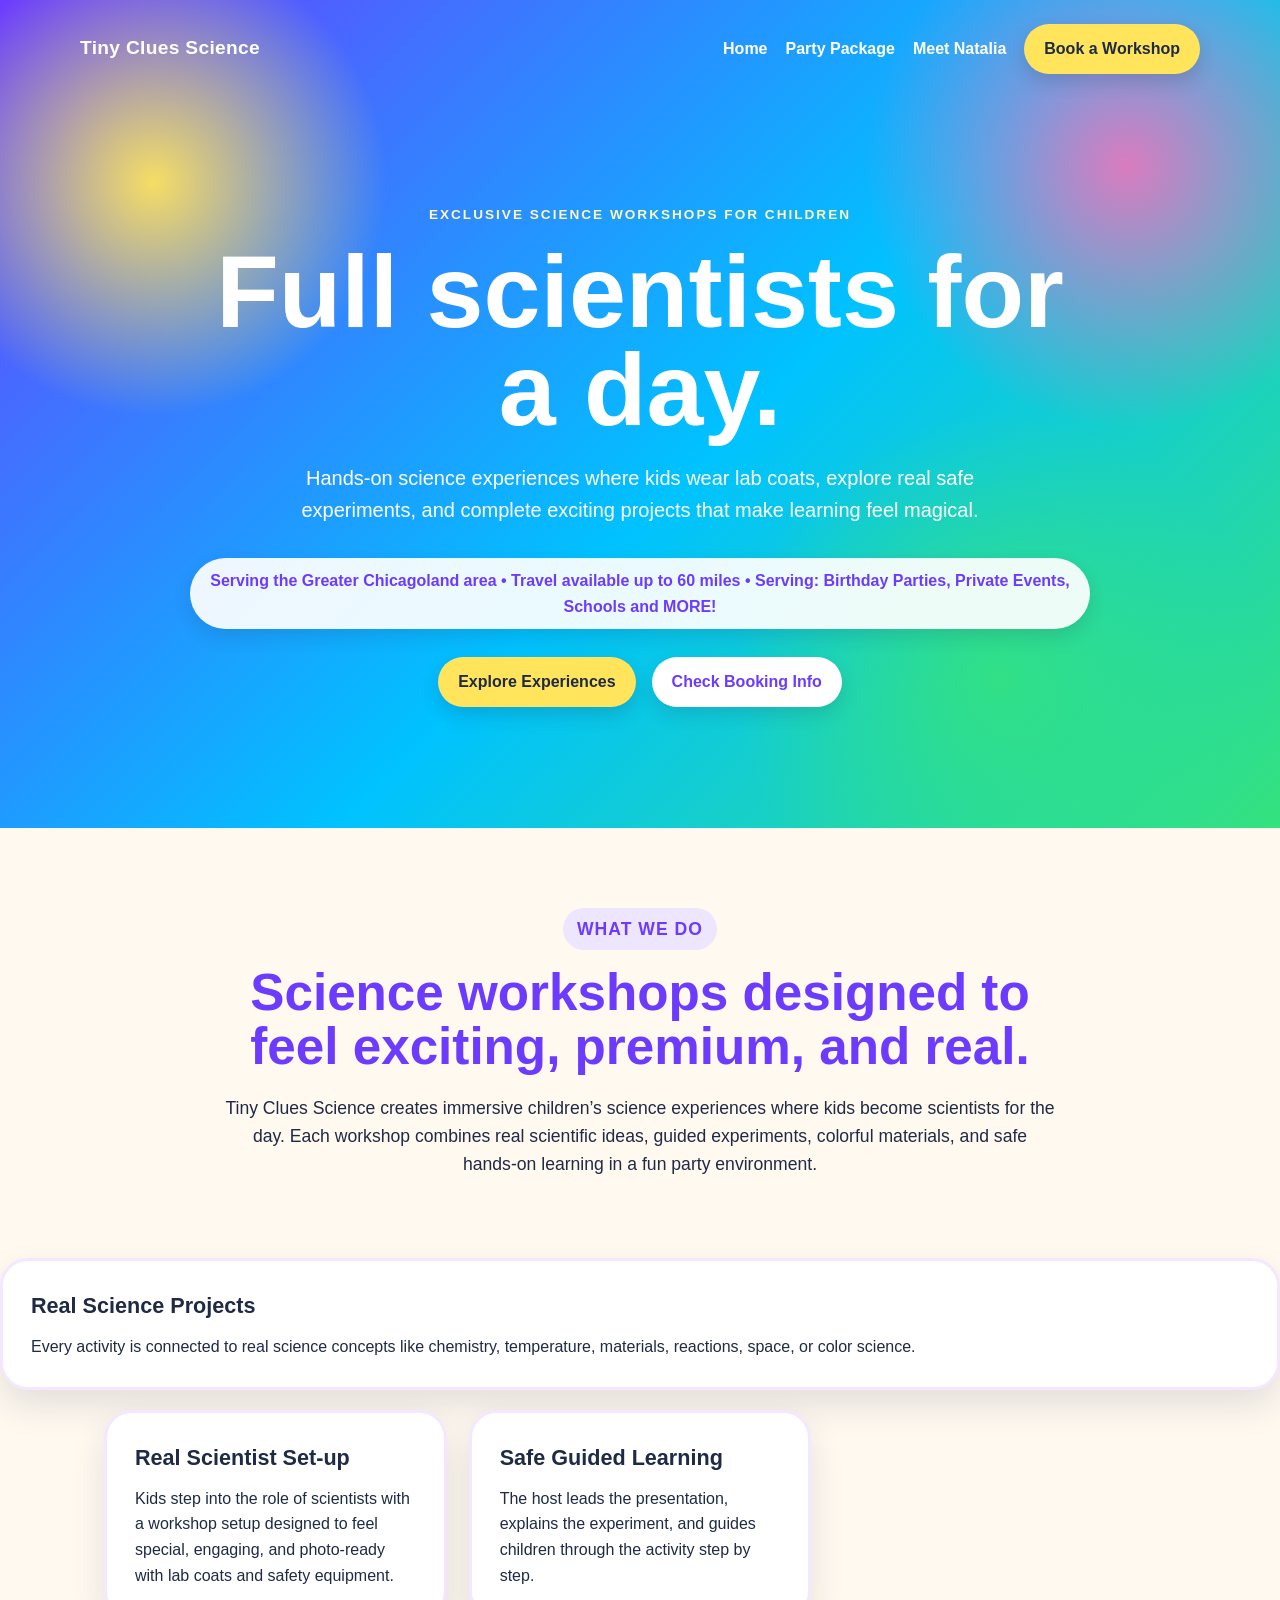
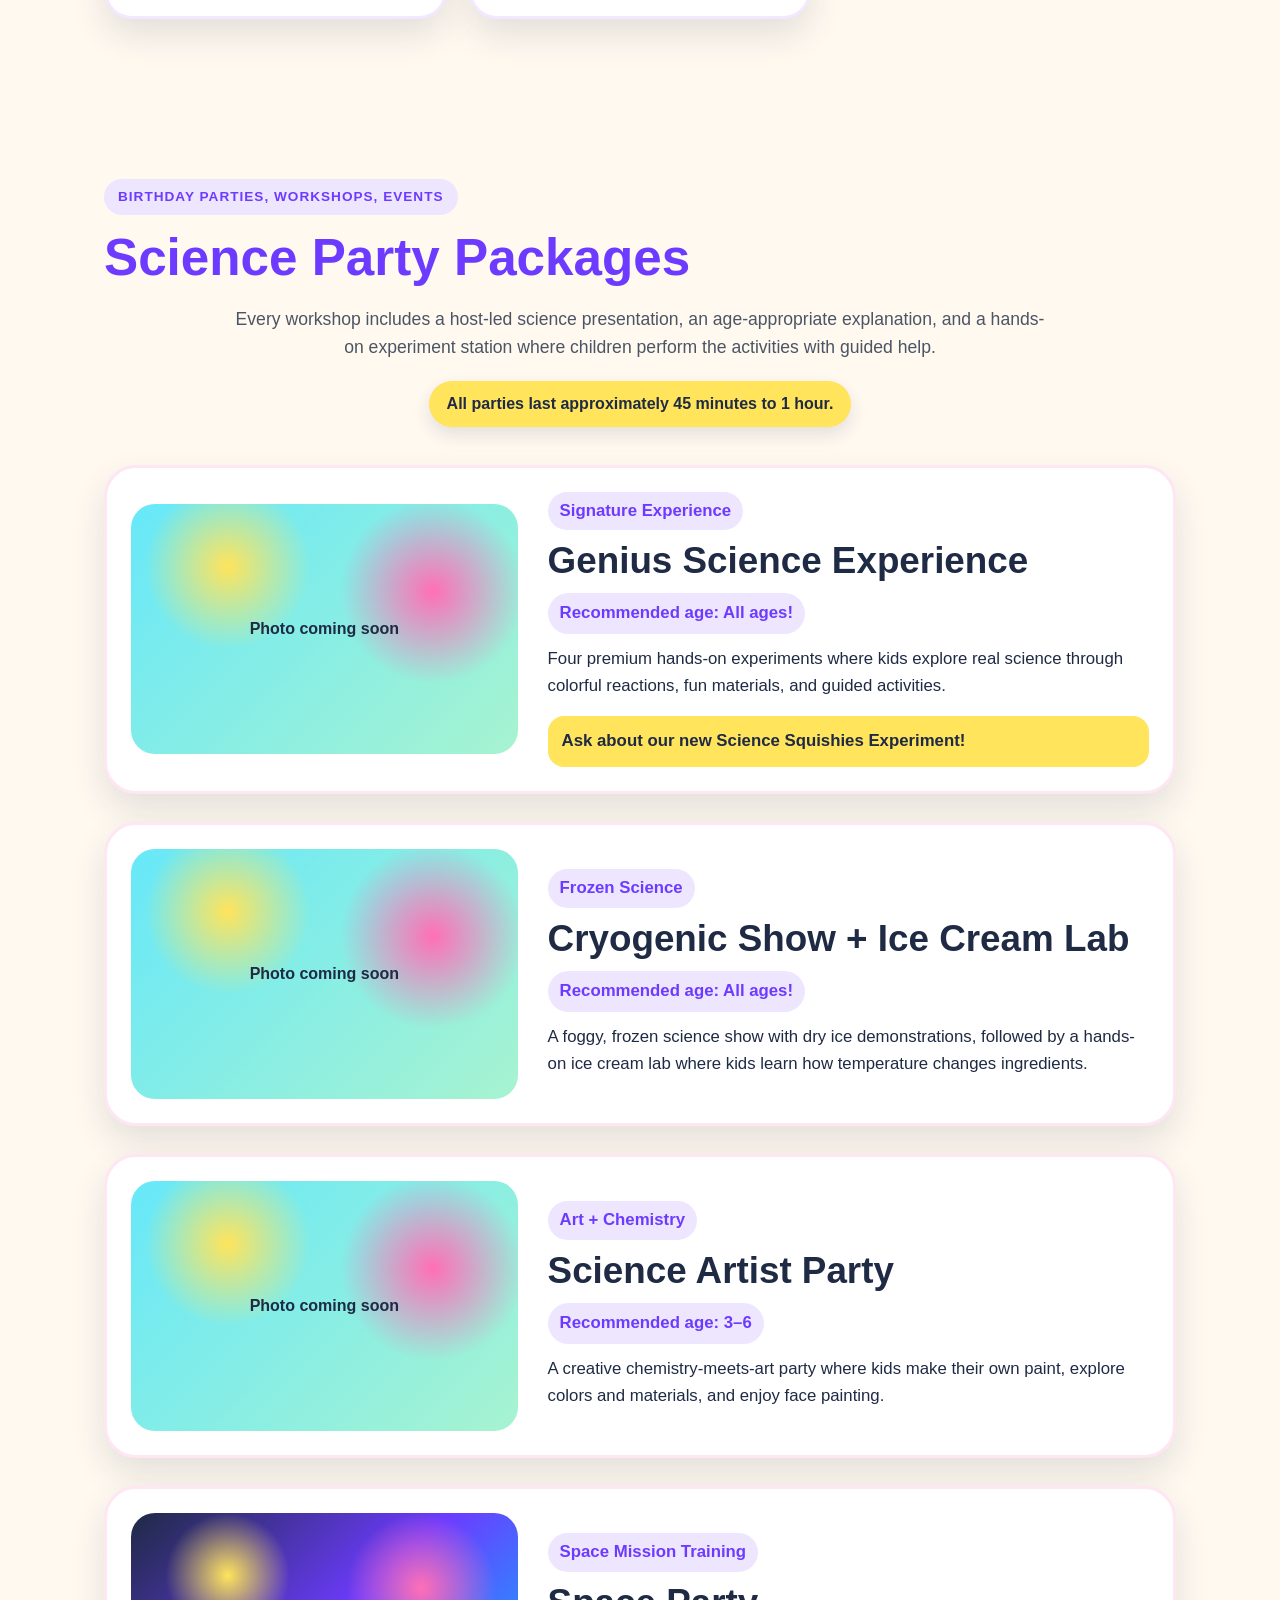
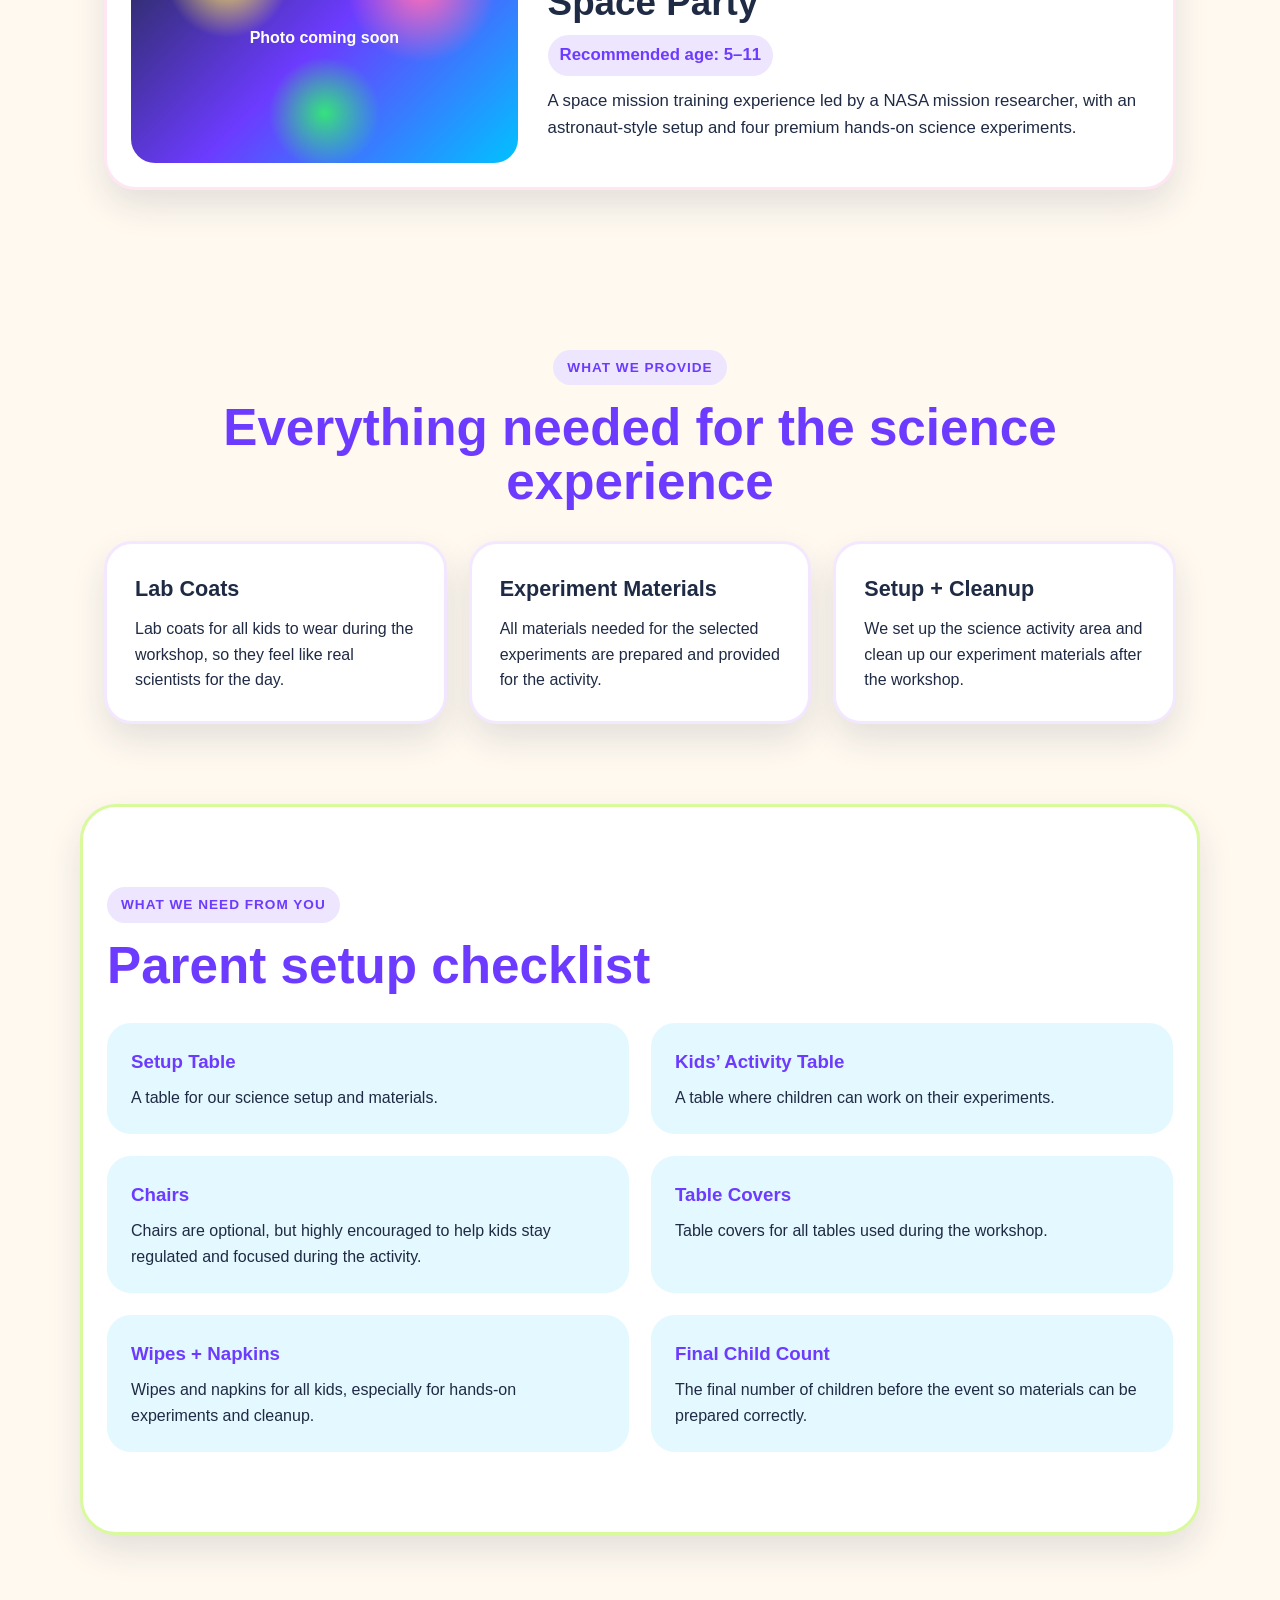
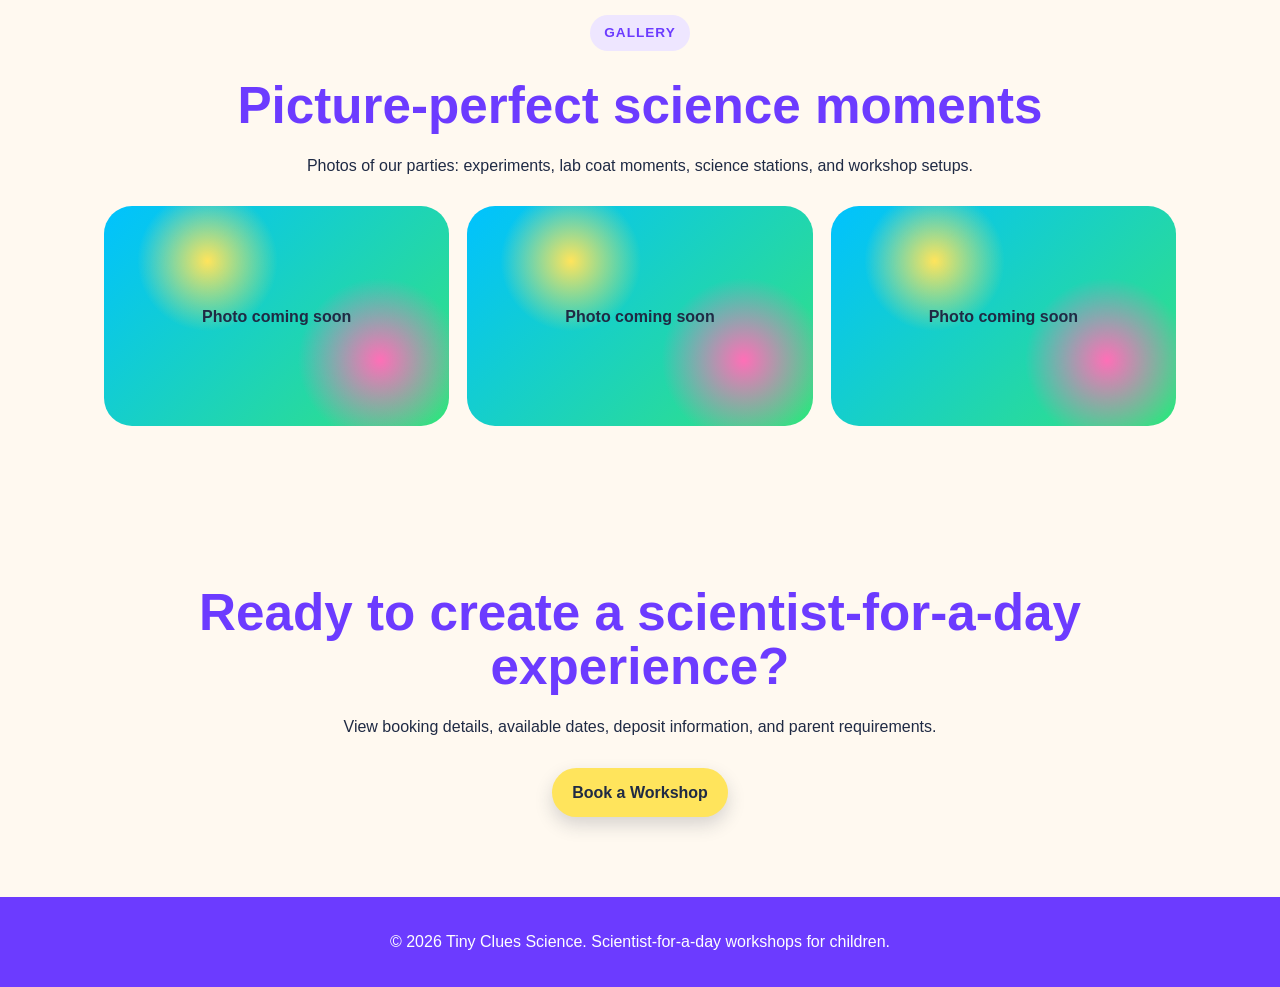
<file: index.html>
<!DOCTYPE html>
<html lang="en">
<head>
  <meta charset="UTF-8" />
  <meta name="viewport" content="width=device-width, initial-scale=1.0" />

  <title>Tiny Clues Science | Kids Science Parties in Greater Chicagoland</title>
  <meta name="description" content="Tiny Clues Science offers exclusive scientist-for-a-day workshops and hands-on science parties for children in the Greater Chicagoland area. Lab coats, real safe experiments, STEM activities, and travel up to 60 miles." />

  <meta property="og:title" content="Tiny Clues Science | Kids Science Parties in Greater Chicagoland" />
  <meta property="og:description" content="Exclusive scientist-for-a-day workshops for children with lab coats, real safe experiments, and hands-on STEM fun." />
  <meta property="og:type" content="website" />

  <link rel="stylesheet" href="style.css" />
</head>
<body>

  <header class="hero">
    <nav class="navbar">
      <div class="logo">Tiny Clues Science</div>

      <div class="nav-links">
        <a href="index.html">Home</a>
        <a href="#packages">Party Package</a>
        <a href="meet.html">Meet Natalia</a>
        <a href="book.html" class="nav-button">Book a Workshop</a>
      </div>
    </nav>

    <section class="hero-content">
      <p class="eyebrow">Exclusive science workshops for children</p>
      <h1>Full scientists for a day.</h1>

      <p class="hero-text">
        Hands-on science experiences where kids wear lab coats, explore real safe experiments,
        and complete exciting projects that make learning feel magical.
      </p>

      <p class="service-area">
        Serving the Greater Chicagoland area • Travel available up to 60 miles • Serving: Birthday Parties, Private Events, Schools and MORE!
      </p>

      <div class="hero-buttons">
        <a href="#packages" class="main-button">Explore Experiences</a>
        <a href="book.html" class="secondary-button">Check Booking Info</a>
      </div>
    </section>
  </header>

  <main>

    <section class="section intro">
      <p class="section-tag">What we do</p>
      <h2>Science workshops designed to feel exciting, premium, and real.</h2>
      <p>
        Tiny Clues Science creates immersive children’s science experiences where kids become
        scientists for the day. Each workshop combines real scientific ideas, guided experiments,
        colorful materials, and safe hands-on learning in a fun party environment.
      </p>
    </section>

         <article class="feature-card">
        <h3>Real Science Projects</h3>
        <p>Every activity is connected to real science concepts like chemistry, temperature, materials, reactions, space, or color science.</p>
      </article>
    
    <section class="section feature-grid">
      <article class="feature-card">
        <h3>Real Scientist Set-up</h3>
        <p>Kids step into the role of scientists with a workshop setup designed to feel special, engaging, and photo-ready with lab coats and safety equipment.</p>
      </article>

      <article class="feature-card">
        <h3>Safe Guided Learning</h3>
        <p>The host leads the presentation, explains the experiment, and guides children through the activity step by step.</p>
      </article>
    </section>

    <section id="packages" class="section packages">
      <p class="section-tag">Birthday Parties, Workshops, Events</p>
      <h2>Science Party Packages</h2>

      <p class="package-intro">
        Every workshop includes a host-led science presentation, an age-appropriate explanation,
        and a hands-on experiment station where children perform the activities with guided help.
      </p>

      <p class="duration-badge">
        All parties last approximately 45 minutes to 1 hour.
      </p>

      <div class="package-list">

        <article class="package-row">
          <div class="package-image">
            <span>Photo coming soon</span>
          </div>

          <div class="package-text">
            <p class="package-label">Signature Experience</p>
            <h3>Genius Science Experience</h3>
            <p class="age-text">Recommended age: All ages!</p>
            <p>
              Four premium hands-on experiments where kids explore real science through colorful
              reactions, fun materials, and guided activities.
            </p>
            <p class="highlight-text">Ask about our new Science Squishies Experiment!</p>
          </div>
        </article>

        <article class="package-row">
          <div class="package-image">
            <span>Photo coming soon</span>
          </div>

          <div class="package-text">
            <p class="package-label">Frozen Science</p>
            <h3>Cryogenic Show + Ice Cream Lab</h3>
            <p class="age-text">Recommended age: All ages!</p>
            <p>
              A foggy, frozen science show with dry ice demonstrations, followed by a hands-on
              ice cream lab where kids learn how temperature changes ingredients.
            </p>
          </div>
        </article>

        <article class="package-row">
          <div class="package-image">
            <span>Photo coming soon</span>
          </div>

          <div class="package-text">
            <p class="package-label">Art + Chemistry</p>
            <h3>Science Artist Party</h3>
            <p class="age-text">Recommended age: 3–6</p>
            <p>
              A creative chemistry-meets-art party where kids make their own paint,
              explore colors and materials, and enjoy face painting.
            </p>
          </div>
        </article>

        <article class="package-row">
          <div class="package-image space-image">
            <span>Photo coming soon</span>
          </div>

          <div class="package-text">
            <p class="package-label">Space Mission Training</p>
            <h3>Space Party</h3>
            <p class="age-text">Recommended age: 5–11</p>
            <p>
              A space mission training experience led by a NASA mission researcher, with an
              astronaut-style setup and four premium hands-on science experiments.
            </p>
          </div>
        </article>

      </div>
    </section>

    <section class="section included-section">
      <p class="section-tag">What we provide</p>
      <h2>Everything needed for the science experience</h2>

      <div class="included-grid">
        <div class="included-card">
          <h3>Lab Coats</h3>
          <p>Lab coats for all kids to wear during the workshop, so they feel like real scientists for the day.</p>
        </div>

        <div class="included-card">
          <h3>Experiment Materials</h3>
          <p>All materials needed for the selected experiments are prepared and provided for the activity.</p>
        </div>

        <div class="included-card">
          <h3>Setup + Cleanup</h3>
          <p>We set up the science activity area and clean up our experiment materials after the workshop.</p>
        </div>
      </div>
    </section>

    <section class="section parent-section">
      <p class="section-tag">What we need from you</p>
      <h2>Parent setup checklist</h2>

      <div class="parent-list">
        <div>
          <h3>Setup Table</h3>
          <p>A table for our science setup and materials.</p>
        </div>

        <div>
          <h3>Kids’ Activity Table</h3>
          <p>A table where children can work on their experiments.</p>
        </div>

        <div>
          <h3>Chairs</h3>
          <p>Chairs are optional, but highly encouraged to help kids stay regulated and focused during the activity.</p>
        </div>

        <div>
          <h3>Table Covers</h3>
          <p>Table covers for all tables used during the workshop.</p>
        </div>

        <div>
          <h3>Wipes + Napkins</h3>
          <p>Wipes and napkins for all kids, especially for hands-on experiments and cleanup.</p>
        </div>

        <div>
          <h3>Final Child Count</h3>
          <p>The final number of children before the event so materials can be prepared correctly.</p>
        </div>
      </div>
    </section>

    <section class="section gallery-preview">
      <p class="section-tag">Gallery</p>
      <h2>Picture-perfect science moments</h2>
      <p>
        Photos of our parties: experiments, lab coat moments, science stations, and workshop setups.
      </p>

      <div class="gallery-grid">
        <div class="gallery-box">Photo coming soon</div>
        <div class="gallery-box">Photo coming soon</div>
        <div class="gallery-box">Photo coming soon</div>
      </div>
    </section>

    <section class="section contact-cta">
      <h2>Ready to create a scientist-for-a-day experience?</h2>
      <p>
        View booking details, available dates, deposit information, and parent requirements.
      </p>
      <a href="book.html" class="main-button">Book a Workshop</a>
    </section>

  </main>

  <footer>
    <p>© 2026 Tiny Clues Science. Scientist-for-a-day workshops for children.</p>
  </footer>

</body>
</html>
</file>
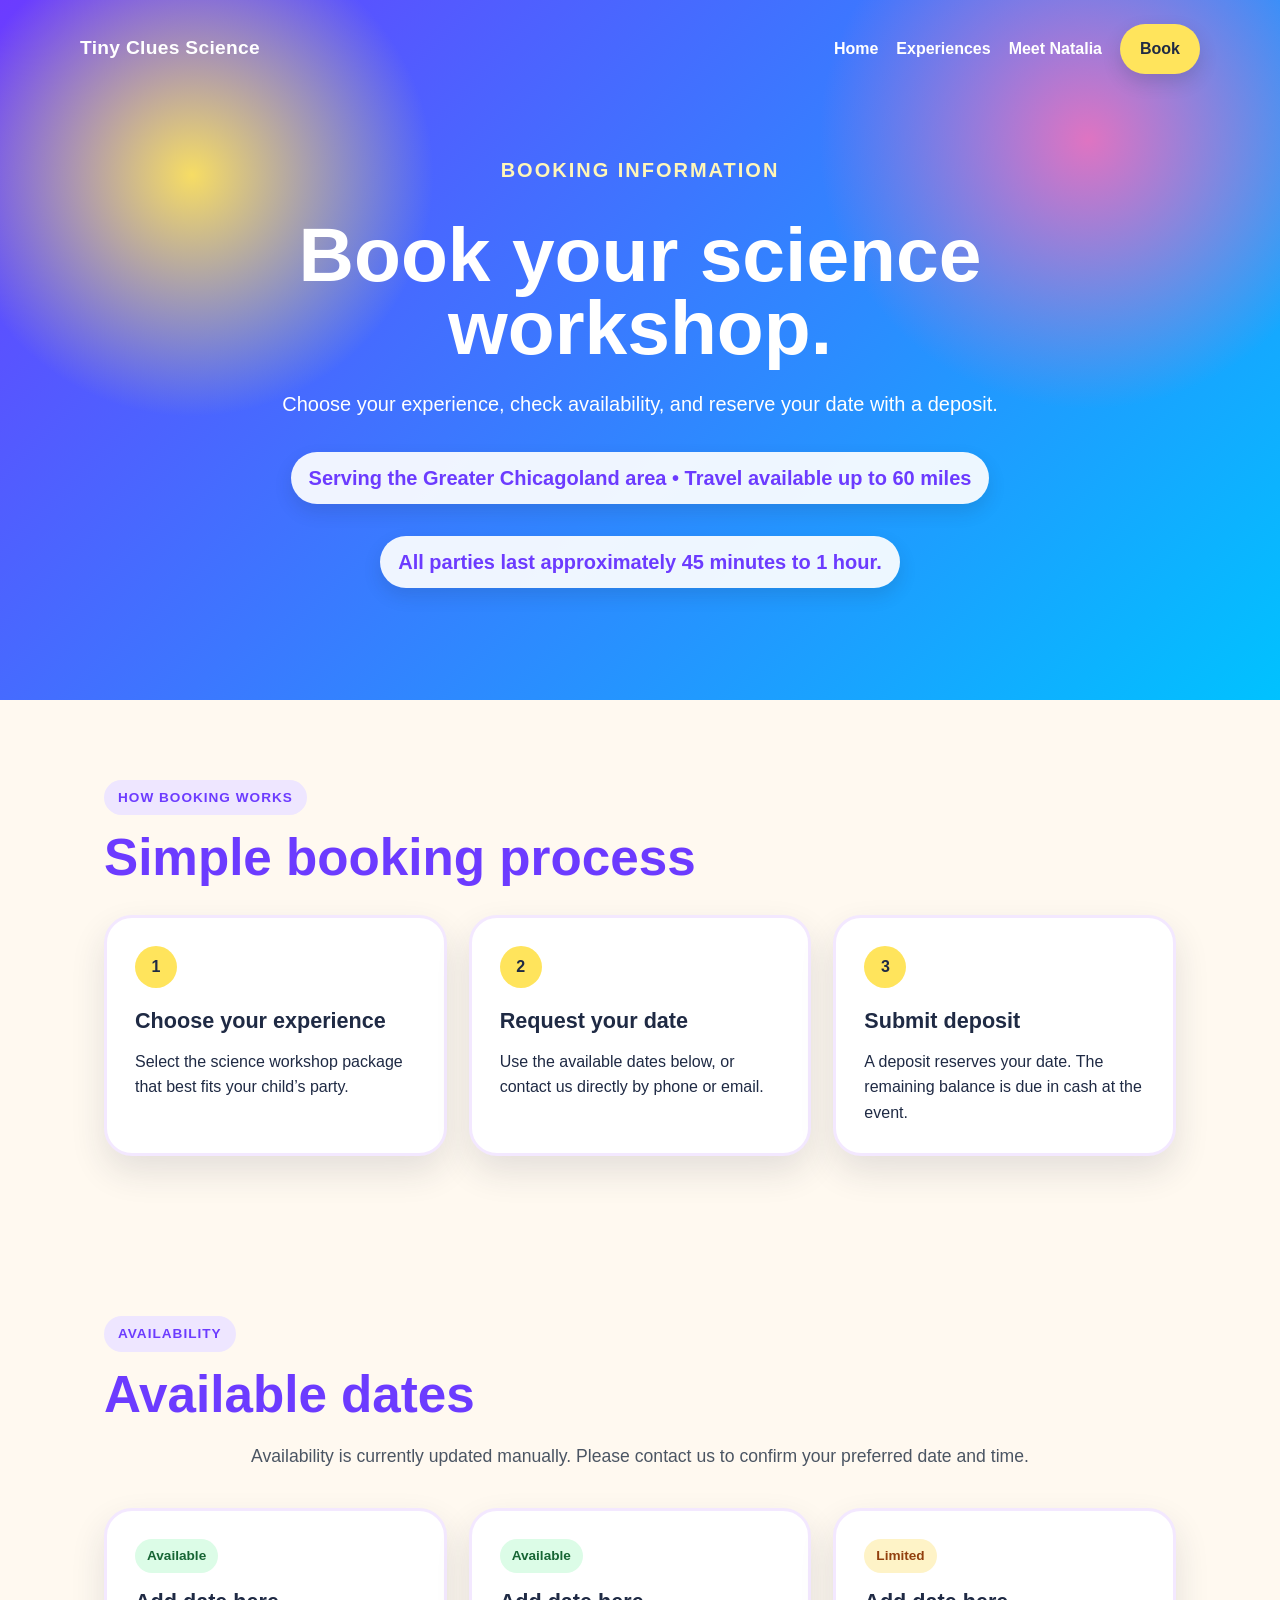
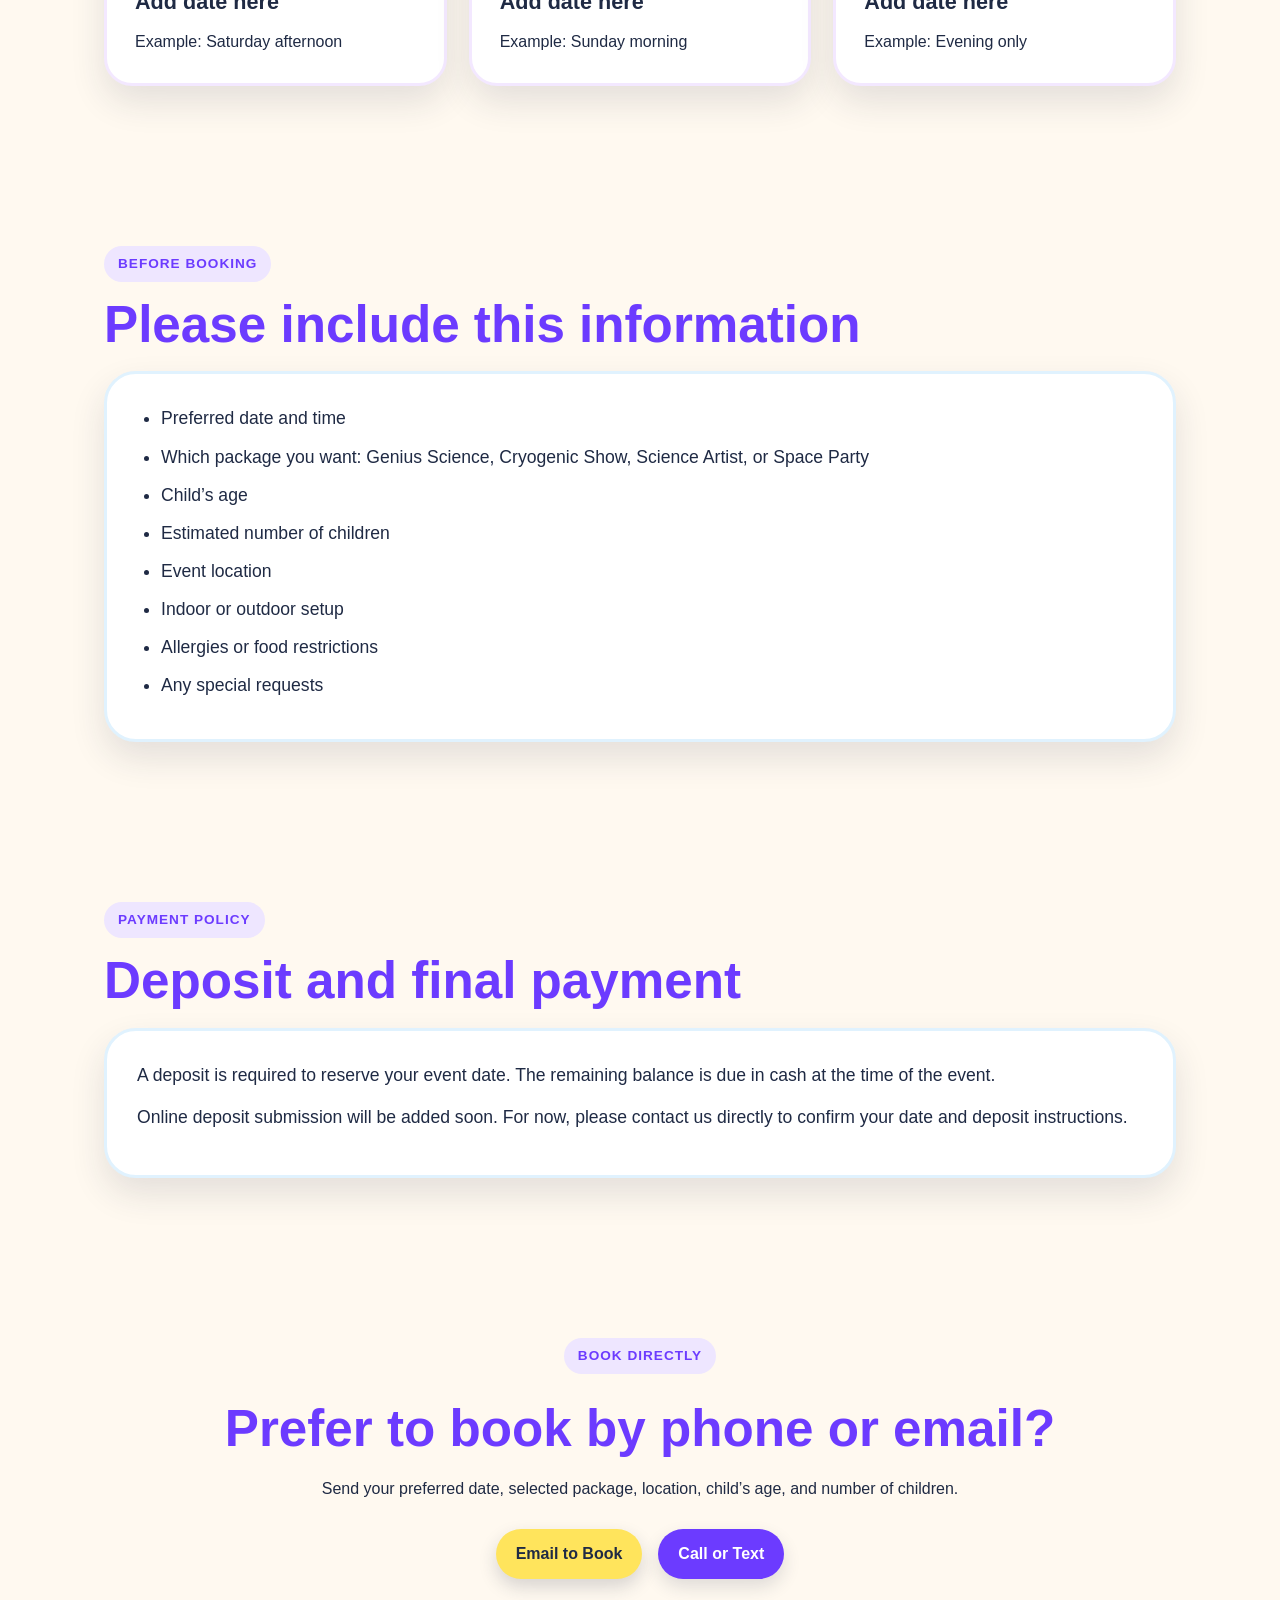
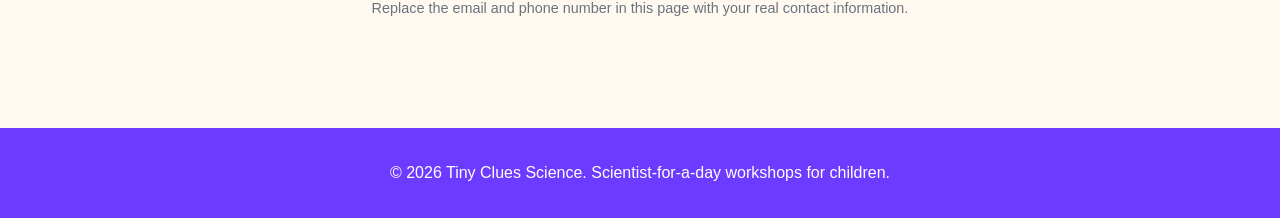
<file: book.html>
<!DOCTYPE html>
<html lang="en">
<head>
  <meta charset="UTF-8" />
  <meta name="viewport" content="width=device-width, initial-scale=1.0" />

  <title>Book a Kids Science Party | Tiny Clues Science</title>
  <meta name="description" content="Book a Tiny Clues Science workshop in the Greater Chicagoland area. Choose a hands-on science party package, request an available date, and reserve your scientist-for-a-day experience." />

  <link rel="stylesheet" href="style.css" />
</head>
<body>

  <header class="small-hero">
    <nav class="navbar">
      <div class="logo">Tiny Clues Science</div>

      <div class="nav-links">
        <a href="index.html">Home</a>
        <a href="index.html#packages">Experiences</a>
        <a href="meet.html">Meet Natalia</a>
        <a href="book.html" class="nav-button">Book</a>
      </div>
    </nav>

    <section class="page-hero-content">
      <p class="eyebrow">Booking information</p>
      <h1>Book your science workshop.</h1>
      <p>
        Choose your experience, check availability, and reserve your date with a deposit.
      </p>

      <p class="service-area">
        Serving the Greater Chicagoland area • Travel available up to 60 miles
      </p>

      <p class="service-area">
        All parties last approximately 45 minutes to 1 hour.
      </p>
    </section>
  </header>

  <main>

    <section class="section booking-section">
      <p class="section-tag">How booking works</p>
      <h2>Simple booking process</h2>

      <div class="steps-grid">
        <article class="step-card">
          <span>1</span>
          <h3>Choose your experience</h3>
          <p>Select the science workshop package that best fits your child’s party.</p>
        </article>

        <article class="step-card">
          <span>2</span>
          <h3>Request your date</h3>
          <p>Use the available dates below, or contact us directly by phone or email.</p>
        </article>

        <article class="step-card">
          <span>3</span>
          <h3>Submit deposit</h3>
          <p>A deposit reserves your date. The remaining balance is due in cash at the event.</p>
        </article>
      </div>
    </section>

    <section class="section availability-section">
      <p class="section-tag">Availability</p>
      <h2>Available dates</h2>
      <p class="package-intro">
        Availability is currently updated manually. Please contact us to confirm your preferred date and time.
      </p>

      <div class="availability-grid">
        <article class="date-card">
          <p class="date-status">Available</p>
          <h3>Add date here</h3>
          <p>Example: Saturday afternoon</p>
        </article>

        <article class="date-card">
          <p class="date-status">Available</p>
          <h3>Add date here</h3>
          <p>Example: Sunday morning</p>
        </article>

        <article class="date-card">
          <p class="date-status limited">Limited</p>
          <h3>Add date here</h3>
          <p>Example: Evening only</p>
        </article>
      </div>
    </section>

    <section class="section booking-details">
      <p class="section-tag">Before booking</p>
      <h2>Please include this information</h2>

      <div class="details-card">
        <ul>
          <li>Preferred date and time</li>
          <li>Which package you want: Genius Science, Cryogenic Show, Science Artist, or Space Party</li>
          <li>Child’s age</li>
          <li>Estimated number of children</li>
          <li>Event location</li>
          <li>Indoor or outdoor setup</li>
          <li>Allergies or food restrictions</li>
          <li>Any special requests</li>
        </ul>
      </div>
    </section>

    <section class="section payment-section">
      <p class="section-tag">Payment policy</p>
      <h2>Deposit and final payment</h2>

      <div class="payment-box">
        <p>
          A deposit is required to reserve your event date. The remaining balance is due
          in cash at the time of the event.
        </p>

        <p>
          Online deposit submission will be added soon. For now, please contact us directly
          to confirm your date and deposit instructions.
        </p>
      </div>
    </section>

    <section class="section direct-booking">
      <p class="section-tag">Book directly</p>
      <h2>Prefer to book by phone or email?</h2>
      <p>
        Send your preferred date, selected package, location, child’s age, and number of children.
      </p>

      <div class="booking-buttons">
        <a class="main-button" href="mailto:your-email@example.com?subject=Tiny%20Clues%20Science%20Booking%20Request">
          Email to Book
        </a>

        <a class="secondary-button dark" href="tel:0000000000">
          Call or Text
        </a>
      </div>

      <p class="small-note">
        Replace the email and phone number in this page with your real contact information.
      </p>
    </section>

  </main>

  <footer>
    <p>© 2026 Tiny Clues Science. Scientist-for-a-day workshops for children.</p>
  </footer>

</body>
</html>
</file>
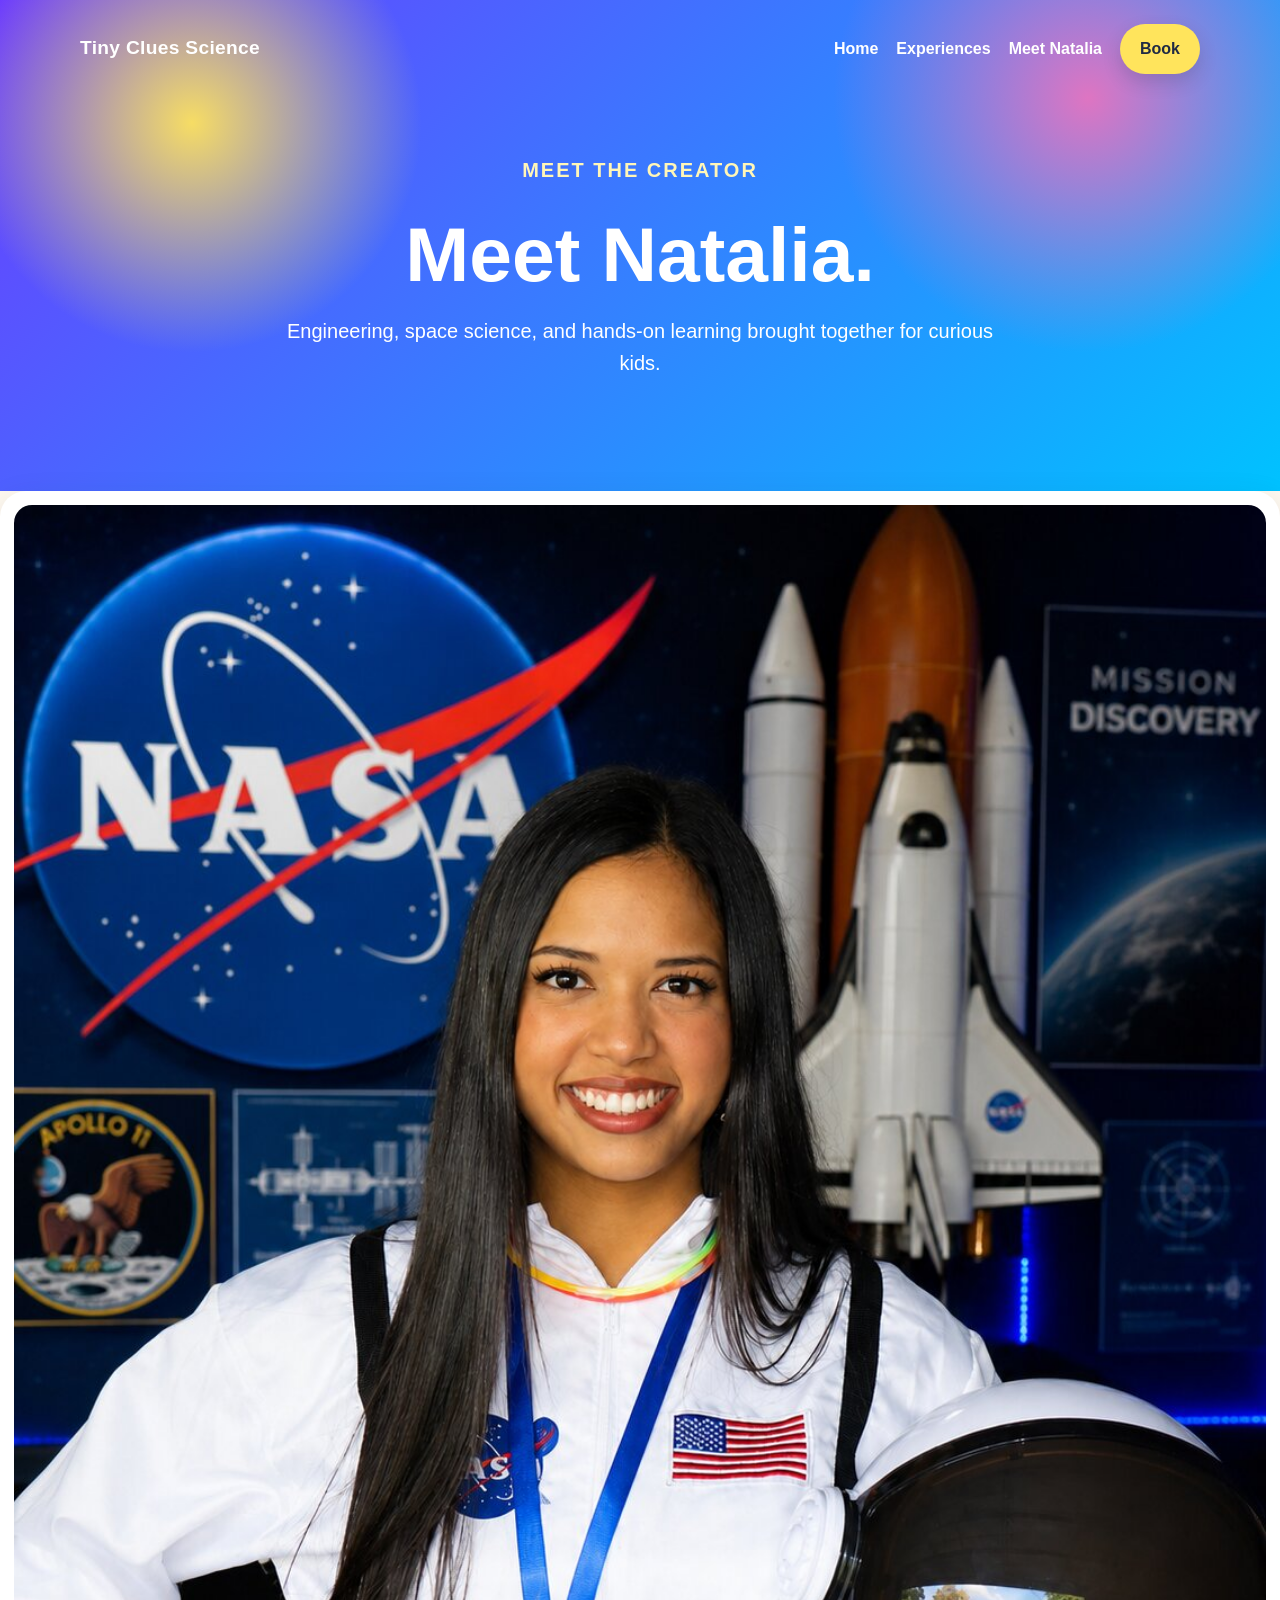
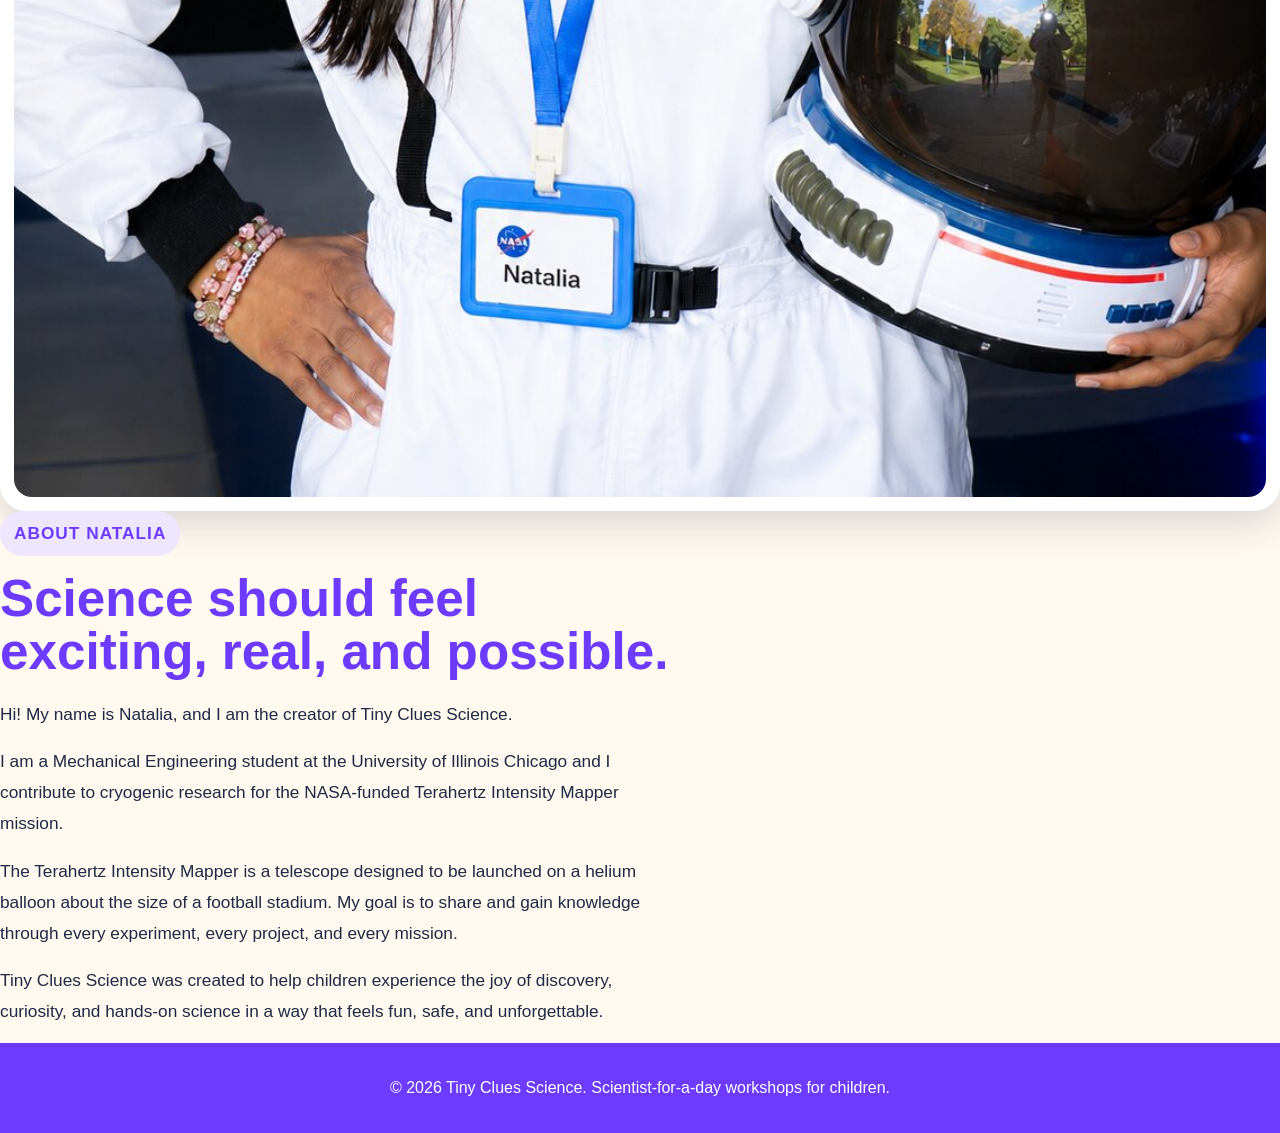
<file: meet.html>
<!DOCTYPE html>
<html lang="en">
<head>
  <meta charset="UTF-8" />
  <meta name="viewport" content="width=device-width, initial-scale=1.0" />

  <title>Meet Natalia | Tiny Clues Science</title>
  <meta name="description" content="Meet Natalia, creator of Tiny Clues Science, Mechanical Engineering student and NASA mission researcher bringing real science workshops to children in Chicagoland." />

  <link rel="stylesheet" href="style.css" />
</head>
<body>

  <header class="small-hero">
    <nav class="navbar">
      <div class="logo">Tiny Clues Science</div>

      <div class="nav-links">
        <a href="index.html">Home</a>
        <a href="index.html#packages">Experiences</a>
        <a href="meet.html">Meet Natalia</a>
        <a href="book.html" class="nav-button">Book</a>
      </div>
    </nav>

    <section class="page-hero-content">
      <p class="eyebrow">Meet the creator</p>
      <h1>Meet Natalia.</h1>
      <p>
        Engineering, space science, and hands-on learning brought together for curious kids.
      </p>
    </section>
  </header>

  <main>
    <div class="meet-photo">
  <img src="images/natalia-NASA-image.jpg" alt="Natalia, creator of Tiny Clues Science">
</div>

      <div class="meet-text">
        <p class="section-tag">About Natalia</p>
        <h2>Science should feel exciting, real, and possible.</h2>

        <p>
          Hi! My name is Natalia, and I am the creator of Tiny Clues Science.
        </p>

        <p>
          I am a Mechanical Engineering student at the University of Illinois Chicago
          and I contribute to cryogenic research for the NASA-funded Terahertz Intensity
          Mapper mission.
        </p>

        <p>
          The Terahertz Intensity Mapper is a telescope designed to be launched on a helium
          balloon about the size of a football stadium. My goal is to share and gain knowledge
          through every experiment, every project, and every mission.
        </p>

        <p>
          Tiny Clues Science was created to help children experience the joy of discovery,
          curiosity, and hands-on science in a way that feels fun, safe, and unforgettable.
        </p>
      </div>
    </section>
  </main>

  <footer>
    <p>© 2026 Tiny Clues Science. Scientist-for-a-day workshops for children.</p>
  </footer>

</body>
</html>
</file>
<file: style.css>
:root {
  --purple: #6c3bff;
  --blue: #00c2ff;
  --green: #35e27d;
  --yellow: #ffe45c;
  --pink: #ff6fb7;
  --cream: #fff9f0;
  --text: #1f2a44;
  --soft-purple: #eee6ff;
  --soft-blue: #e4f8ff;
  --white: #ffffff;
  --shadow: 0 16px 35px rgba(31, 42, 68, 0.12);
}

* {
  box-sizing: border-box;
  margin: 0;
  padding: 0;
}

body {
  font-family: Arial, Helvetica, sans-serif;
  color: var(--text);
  background: var(--cream);
  line-height: 1.6;
}

a {
  color: inherit;
}

/* NAV + HERO */

.hero {
  min-height: 92vh;
  color: white;
  padding: 24px;
  background:
    radial-gradient(circle at 12% 22%, rgba(255, 228, 92, 0.95), transparent 18%),
    radial-gradient(circle at 88% 20%, rgba(255, 111, 183, 0.85), transparent 20%),
    radial-gradient(circle at 78% 82%, rgba(53, 226, 125, 0.85), transparent 22%),
    linear-gradient(135deg, #6c3bff 0%, #00c2ff 55%, #35e27d 100%);
}

.small-hero {
  color: white;
  padding: 24px 24px 80px;
  background:
    radial-gradient(circle at 15% 25%, rgba(255, 228, 92, 0.95), transparent 20%),
    radial-gradient(circle at 85% 20%, rgba(255, 111, 183, 0.85), transparent 22%),
    linear-gradient(135deg, #6c3bff, #00c2ff);
}

.navbar {
  max-width: 1120px;
  margin: 0 auto;
  display: flex;
  justify-content: space-between;
  align-items: center;
}

.logo {
  font-weight: 900;
  font-size: 1.2rem;
  letter-spacing: 0.3px;
}

.nav-links {
  display: flex;
  align-items: center;
  gap: 18px;
}

.nav-links a {
  color: white;
  text-decoration: none;
  font-weight: 800;
}

.nav-button,
.main-button {
  display: inline-block;
  background: var(--yellow);
  color: var(--text) !important;
  padding: 12px 20px;
  border-radius: 999px;
  text-decoration: none;
  font-weight: 900;
  box-shadow: 0 8px 18px rgba(31, 42, 68, 0.18);
}

.secondary-button {
  display: inline-block;
  background: white;
  color: var(--purple) !important;
  padding: 12px 20px;
  border-radius: 999px;
  text-decoration: none;
  font-weight: 900;
  box-shadow: 0 8px 18px rgba(31, 42, 68, 0.14);
}

.secondary-button.dark {
  background: var(--purple);
  color: white !important;
}

.hero-content {
  max-width: 900px;
  margin: 130px auto 0;
  text-align: center;
}

.page-hero-content {
  max-width: 850px;
  margin: 80px auto 0;
  text-align: center;
}

.eyebrow {
  text-transform: uppercase;
  letter-spacing: 2px;
  font-size: 0.85rem;
  margin-bottom: 18px;
  color: #fff6b8;
  font-weight: 900;
}

h1 {
  font-size: clamp(2.8rem, 8vw, 6.5rem);
  line-height: 0.95;
  margin-bottom: 24px;
}

.page-hero-content h1 {
  font-size: clamp(2.6rem, 6vw, 5rem);
}

.hero-text,
.page-hero-content p {
  font-size: 1.25rem;
  max-width: 720px;
  margin: 0 auto 32px;
}

.hero-buttons,
.booking-buttons {
  display: flex;
  gap: 16px;
  justify-content: center;
  flex-wrap: wrap;
}

/* GENERAL SECTIONS */

.section {
  max-width: 1120px;
  margin: 0 auto;
  padding: 80px 24px;
}

.section-tag {
  display: inline-block;
  background: var(--soft-purple);
  color: var(--purple);
  padding: 7px 14px;
  border-radius: 999px;
  font-size: 0.85rem;
  font-weight: 900;
  text-transform: uppercase;
  letter-spacing: 1px;
  margin-bottom: 16px;
}

.section h2 {
  font-size: clamp(2rem, 4vw, 3.2rem);
  line-height: 1.05;
  margin-bottom: 20px;
  color: var(--purple);
}

.intro {
  text-align: center;
  max-width: 880px;
}

.intro p {
  font-size: 1.1rem;
}

/* FEATURE CARDS */

.feature-grid {
  display: grid;
  grid-template-columns: repeat(3, 1fr);
  gap: 22px;
  padding-top: 20px;
}

.feature-card,
.included-card,
.step-card,
.date-card {
  background: white;
  border-radius: 28px;
  padding: 28px;
  box-shadow: var(--shadow);
  border: 3px solid #f3e8ff;
}

.feature-card h3,
.included-card h3,
.step-card h3,
.date-card h3 {
  font-size: 1.35rem;
  color: var(--text);
  margin-bottom: 10px;
}

/* PACKAGES */

.package-intro {
  max-width: 820px;
  margin: 0 auto 38px;
  text-align: center;
  font-size: 1.1rem;
  color: #4b5563;
}

.package-list {
  display: grid;
  gap: 28px;
}

.package-row {
  display: grid;
  grid-template-columns: 0.9fr 1.4fr;
  gap: 30px;
  align-items: center;
  background: white;
  border-radius: 32px;
  padding: 24px;
  border: 3px solid #ffe6f3;
  box-shadow: var(--shadow);
}

.package-image {
  min-height: 250px;
  border-radius: 24px;
  background:
    radial-gradient(circle at 25% 25%, var(--yellow), transparent 24%),
    radial-gradient(circle at 78% 35%, var(--pink), transparent 27%),
    linear-gradient(135deg, #67e8f9, #a7f3d0);
  display: flex;
  align-items: center;
  justify-content: center;
  color: var(--text);
  font-weight: 900;
  text-align: center;
  padding: 24px;
}

.package-label,
.date-status {
  display: inline-block;
  background: var(--soft-purple);
  color: var(--purple);
  padding: 6px 12px;
  border-radius: 999px;
  font-size: 0.85rem;
  font-weight: 900;
  margin-bottom: 12px;
}

.package-text h3 {
  color: var(--text);
  font-size: clamp(1.7rem, 3vw, 2.3rem);
  line-height: 1.05;
  margin-bottom: 12px;
}

.package-text p {
  font-size: 1.05rem;
}

.highlight-text {
  margin-top: 16px;
  font-weight: 900;
  color: var(--text);
  background: var(--yellow);
  padding: 12px 14px;
  border-radius: 16px;
}

/* INCLUDED */

.included-section {
  text-align: center;
}

.included-grid {
  display: grid;
  grid-template-columns: repeat(3, 1fr);
  gap: 22px;
  margin-top: 32px;
  text-align: left;
}

/* PARENT INFO */

.parent-section {
  background: white;
  border-radius: 36px;
  border: 3px solid #d9f99d;
  box-shadow: var(--shadow);
}

.parent-list {
  display: grid;
  grid-template-columns: repeat(2, 1fr);
  gap: 22px;
  margin-top: 30px;
}

.parent-list div {
  background: var(--soft-blue);
  padding: 24px;
  border-radius: 24px;
}

.parent-list h3 {
  color: var(--purple);
  margin-bottom: 8px;
}

/* GALLERY */

.gallery-preview {
  text-align: center;
}

.gallery-preview p {
  max-width: 700px;
  margin: 0 auto 28px;
}

.gallery-grid {
  display: grid;
  grid-template-columns: repeat(3, 1fr);
  gap: 18px;
}

.gallery-box {
  min-height: 220px;
  border-radius: 28px;
  background:
    radial-gradient(circle at 30% 25%, var(--yellow), transparent 24%),
    radial-gradient(circle at 80% 70%, var(--pink), transparent 26%),
    linear-gradient(135deg, var(--blue), var(--green));
  display: flex;
  align-items: center;
  justify-content: center;
  color: var(--text);
  font-weight: 900;
}

/* CTA */

.contact-cta,
.direct-booking {
  text-align: center;
}

.contact-cta p,
.direct-booking p {
  max-width: 700px;
  margin: 0 auto 28px;
}

/* MEET PAGE */

.meet-section {
  max-width: 1100px;
  margin: -70px auto 80px;
  padding: 42px;
  display: grid;
  grid-template-columns: 340px minmax(0, 1fr);
  gap: 45px;
  align-items: stretch;
  background: #ffffff;
  border-radius: 32px;
  box-shadow: 0 20px 55px rgba(31, 42, 68, 0.12);
}

.meet-photo,
.meet-photo-card {
  background: #ffffff;
  padding: 14px;
  border-radius: 26px;
  box-shadow: 0 14px 35px rgba(31, 42, 68, 0.16);
  display: flex;
  align-items: stretch;
  justify-content: center;
  min-height: 430px;
  overflow: hidden;
}

.meet-photo img,
.meet-photo-card img {
  width: 100%;
  height: 100%;
  min-height: 430px;
  object-fit: cover;
  object-position: center;
  display: block;
  border-radius: 18px;
}

.meet-text {
  max-width: 680px;
}

.meet-text h2 {
  font-size: clamp(2rem, 4vw, 3.2rem);
  line-height: 1.05;
  color: var(--purple);
  margin-bottom: 20px;
}

.meet-text p {
  font-size: 1.08rem;
  line-height: 1.8;
  margin-bottom: 16px;
}

/* BOOKING PAGE */

.steps-grid,
.availability-grid {
  display: grid;
  grid-template-columns: repeat(3, 1fr);
  gap: 22px;
  margin-top: 30px;
}

.step-card span {
  display: inline-flex;
  width: 42px;
  height: 42px;
  border-radius: 50%;
  background: var(--yellow);
  align-items: center;
  justify-content: center;
  font-weight: 900;
  margin-bottom: 16px;
}

.date-status {
  background: #dcfce7;
  color: #166534;
}

.date-status.limited {
  background: #fef3c7;
  color: #92400e;
}

.details-card,
.payment-box {
  background: white;
  border-radius: 32px;
  padding: 30px;
  border: 3px solid #e0f2fe;
  box-shadow: var(--shadow);
}

.details-card ul {
  margin-left: 24px;
  font-size: 1.1rem;
}

.details-card li {
  margin-bottom: 10px;
}

.payment-box p {
  font-size: 1.1rem;
  margin-bottom: 14px;
}

.small-note {
  font-size: 0.9rem;
  color: #6b7280;
  margin-top: 18px !important;
}

/* FOOTER */

footer {
  text-align: center;
  padding: 32px 20px;
  background: var(--purple);
  color: white;
}

/* EXTRA BADGES */

.service-area {
  display: inline-block;
  margin: 0 auto 28px;
  background: rgba(255, 255, 255, 0.92);
  color: var(--purple);
  padding: 10px 18px;
  border-radius: 999px;
  font-weight: 900;
  box-shadow: 0 8px 18px rgba(31, 42, 68, 0.14);
}

.duration-badge {
  display: block;
  width: fit-content;
  margin: -18px auto 38px;
  background: var(--yellow);
  color: var(--text);
  padding: 10px 18px;
  border-radius: 999px;
  font-weight: 900;
  box-shadow: 0 8px 18px rgba(31, 42, 68, 0.12);
}

.age-text {
  display: inline-block;
  margin-bottom: 12px;
  color: var(--purple);
  font-weight: 900;
  background: var(--soft-purple);
  padding: 7px 12px;
  border-radius: 999px;
}

.space-image {
  background:
    radial-gradient(circle at 25% 25%, var(--yellow), transparent 18%),
    radial-gradient(circle at 75% 30%, var(--pink), transparent 22%),
    radial-gradient(circle at 50% 80%, var(--green), transparent 20%),
    linear-gradient(135deg, #1f2a44, var(--purple), var(--blue));
  color: white;
}

/* RESPONSIVE */

@media (max-width: 850px) {
  .navbar {
    flex-direction: column;
    gap: 18px;
  }

  .nav-links {
    flex-wrap: wrap;
    justify-content: center;
  }

  .hero-content {
    margin-top: 85px;
  }

  .feature-grid,
  .included-grid,
  .gallery-grid,
  .steps-grid,
  .availability-grid,
  .parent-list,
  .package-row,
  .meet-section {
    grid-template-columns: 1fr;
  }

  .section {
    padding: 64px 20px;
  }

  .package-image,
  .gallery-box {
    min-height: 210px;
  }

  .meet-section {
    margin: -40px 20px 60px;
    padding: 28px;
  }

  .meet-photo,
  .meet-photo-card {
    max-width: 330px;
    min-height: 400px;
    margin: 0 auto;
  }

  .meet-photo img,
  .meet-photo-card img {
    min-height: 400px;
  }
}
</file>
